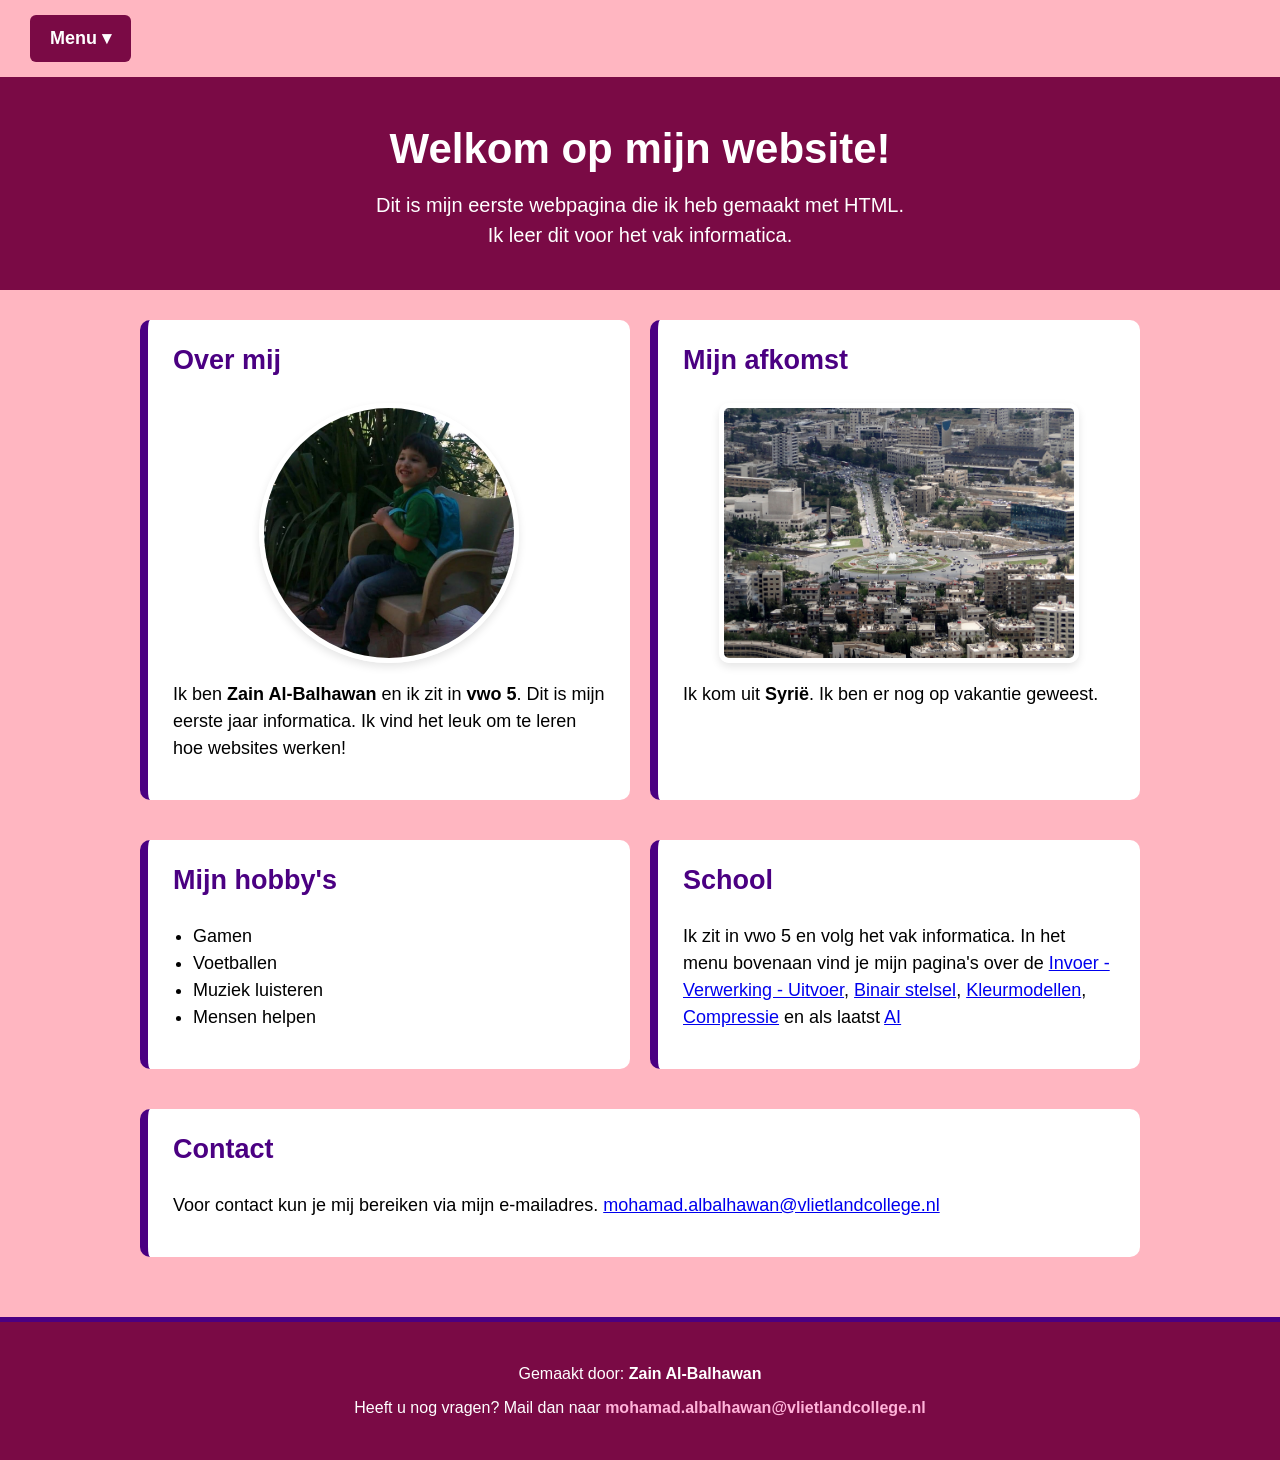
<file: index.html>
<!DOCTYPE html>
<html lang="nl">

<head>
    <meta charset="UTF-8">
    <meta name="viewport" content="width=device-width, initial-scale=1">
    <link rel="stylesheet" href="style.css">
    
    <title>Zainspow</title>

</head>

<body>

    <div class="menubalk">
        <details class="menu">
            <summary>Menu ▾</summary>
            <div class="dropdown">
                <a href="index.html">Home</a>
                <a href="invoer-verwerking-uitvoer.html">Invoer - Verwerking - Uitvoer</a>
                <a href="binairstelsel.html">Binair stelsel</a>
                <a href="kleurmodellen.html">Kleurmodellen</a>
                <a href="compressie.html">Compressie</a>
                <a href="ai.html">AI</a>
            </div>
        </details>
    </div>

    <div class="titelbalk">
        <h1 style="color: white;">Welkom op mijn website!</h1>
        <p>
            Dit is mijn eerste webpagina die ik heb gemaakt met HTML.
            <br>
            Ik leer dit voor het vak informatica.
        </p>
    </div>

    <div class="kaartjes">

        <div class="kaart">
            <h2>Over mij</h2>

          
                <img src="zain.jpeg" alt="Mijn Foto "   class="profielfoto" >   
            <p>
                Ik ben <strong>Zain Al-Balhawan</strong> en ik zit in
                <strong>vwo 5</strong>. Dit is mijn eerste jaar informatica.
                Ik vind het leuk om te leren hoe websites werken!
            </p>
        </div>

        <div class="kaart">
            <h2>Mijn afkomst</h2>
            <img src="Umayyad_Square,_Damascus.jpg" alt="Damascus" class="kaart-foto">
            
            <p>
                Ik kom uit <strong>Syrië</strong>. Ik ben er nog op vakantie
                geweest.
            </p>
        </div>

        <div class="kaart">
            <h2>Mijn hobby's</h2>
            <ul>
                <li>Gamen</li>
                <li>Voetballen</li>
                <li>Muziek luisteren</li>
                <li>Mensen helpen</li>
            </ul>
        </div>

        <div class="kaart">
            <h2>School</h2>
            <p>
                Ik zit in vwo 5 en volg het vak informatica. In het menu
                bovenaan vind je mijn pagina's over de
                <a href="invoer-verwerking-uitvoer.html">Invoer - Verwerking - Uitvoer</a>,
                 <a href="binairstelsel.html">Binair stelsel</a>,
                 <a href="kleurmodellen.html">Kleurmodellen</a>,
                <a href="compressie.html">Compressie</a> en als laatst
                <a href="ai.html">AI</a>
            </p>
        </div>

        <div class="kaart">
            <h2>Contact</h2>
            <p>
                Voor contact kun je mij bereiken via mijn e-mailadres.
                <a href="mailto:mohamadalbalhawan@vlietlandcollege.nl">mohamad.albalhawan@vlietlandcollege.nl</a>
            </p>
        </div>

    </div>

    <!-- ===== FOOTER ===== -->
<footer class="voet">
    <p>Gemaakt door: <strong>Zain Al-Balhawan</strong></p>
    <p>
        Heeft u nog vragen? Mail dan naar 
        <a href="mailto:mohamad.albalhawan@vlietlandcollege.nl">mohamad.albalhawan@vlietlandcollege.nl</a>
    </p>
</footer>

</body>

</html>
</file>
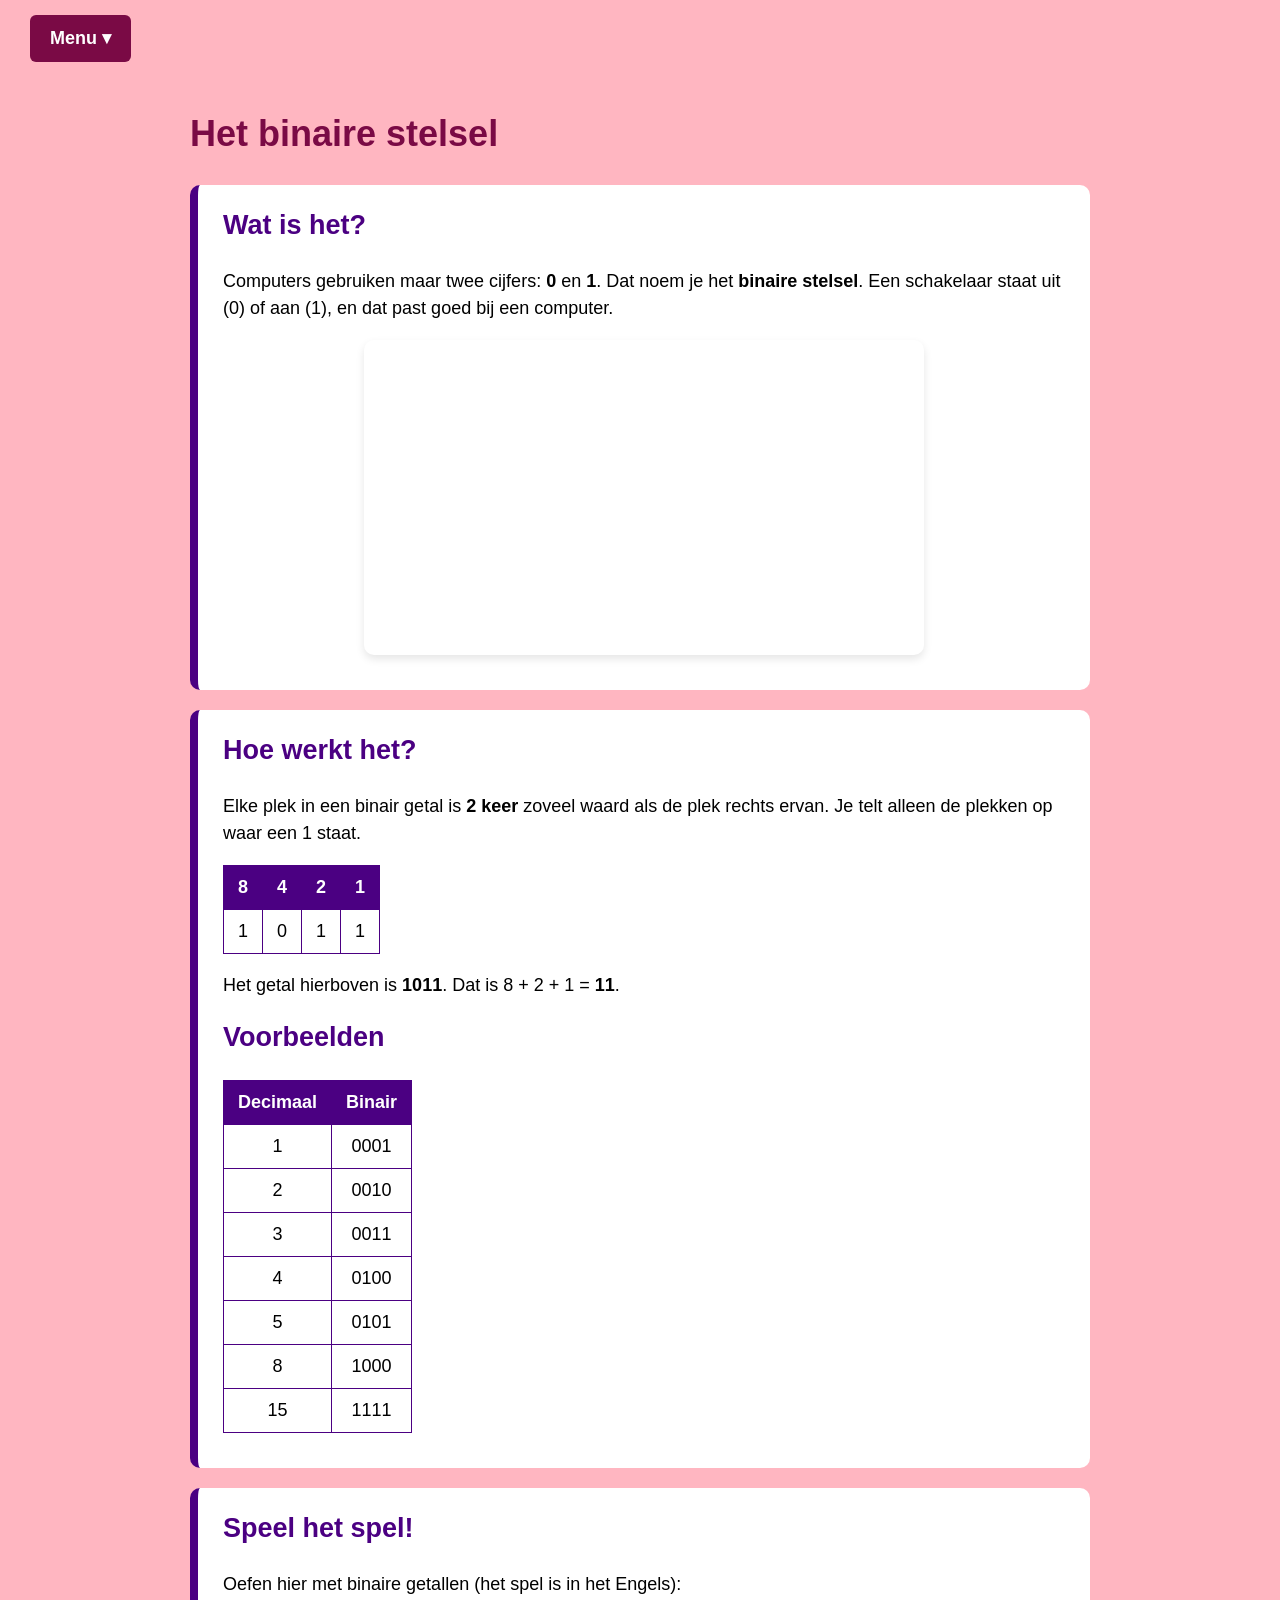
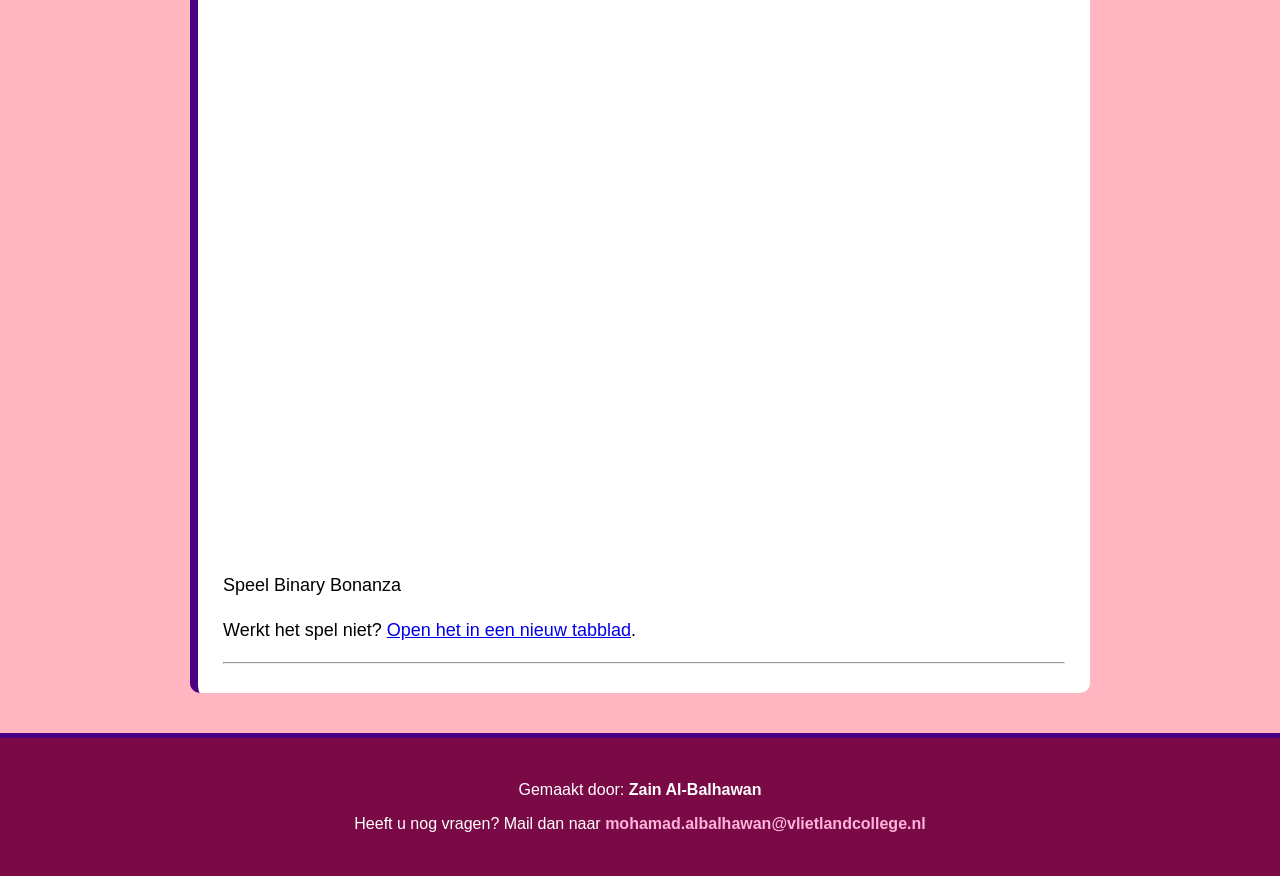
<file: binairstelsel.html>
<!DOCTYPE html>
<html lang="nl">

<head>
    <meta charset="UTF-8">
    <meta name="viewport" content="width=device-width, initial-scale=1">
    <link rel="stylesheet" href="style.css">
    
    <title>Binair stelsel - Zainspow</title>

</head>

<body>
<div class="menubalk">
    <details class="menu">
        <summary>Menu ▾</summary>
        <div class="dropdown">
        <a href="index.html">Home</a>
        <a href="invoer-verwerking-uitvoer.html">Invoer-Verwerking-Uitvoer</a>
        <a href="binairstelsel.html">Binair stelsel</a>
        <a href="kleurmodellen.html">Kleurmodellen</a>
        <a href="compressie.html">Compressie</a>
        <a href="ai.html">AI</a>
        </div>
    </details>
</div>
    <div class="container">
    <h1>Het binaire stelsel</h1>
<div class="kaart">
    <h2>Wat is het?</h2>
    <p>
        Computers gebruiken maar twee cijfers: <strong>0</strong> en <strong>1</strong>.
        Dat noem je het <strong>binaire stelsel</strong>.
        Een schakelaar staat uit (0) of aan (1), en dat past goed bij een computer.
    </p>

    <iframe class="kaart-video" 
        src="https://www.youtube.com/embed/OpaB2SaNIyA" 
        title="Wat zijn binaire getallen? Bits en bytes uitgelegd | Fundament" 
        frameborder="0" allow="accelerometer; autoplay; clipboard-write; encrypted-media; gyroscope; picture-in-picture; web-share" 
        referrerpolicy="strict-origin-when-cross-origin" allowfullscreen>
    </iframe>
</div>
 <div class="kaart">       
    <h2>Hoe werkt het?</h2>
    <p>
        Elke plek in een binair getal is <strong>2 keer</strong> zoveel waard
        als de plek rechts ervan. Je telt alleen de plekken op waar een 1 staat.
    </p>

    <table>
        <tr>
            <th>8</th>
            <th>4</th>
            <th>2</th>
            <th>1</th>
        </tr>
        <tr>
            <td>1</td>
            <td>0</td>
            <td>1</td>
            <td>1</td>
        </tr>
    </table>

    <p>
        Het getal hierboven is <strong>1011</strong>.
        Dat is 8 + 2 + 1 = <strong>11</strong>.
    </p>

    <h2>Voorbeelden</h2>
    <table>
        <tr>
            <th>Decimaal</th>
            <th>Binair</th>
        </tr>
        <tr><td>1</td><td>0001</td></tr>
        <tr><td>2</td><td>0010</td></tr>
        <tr><td>3</td><td>0011</td></tr>
        <tr><td>4</td><td>0100</td></tr>
        <tr><td>5</td><td>0101</td></tr>
        <tr><td>8</td><td>1000</td></tr>
        <tr><td>15</td><td>1111</td></tr>
    </table>
 </div>

        <div class="kaart">
    <h2>Speel het spel!</h2>
    <p>Oefen hier met binaire getallen (het spel is in het Engels):</p>

<iframe  class="spel" src="https://games.penjee.com/binary-bonanza/game.php" width="700" height="500" frameborder="no" scrolling="no" ></iframe>
        <p>
 
        Speel Binary Bonanza 
    
</p>
    

    <p>
        Werkt het spel niet?
        <a href="https://games.penjee.com/binary-bonanza/" target="_blank">Open het in een nieuw tabblad</a>.
    </p>
    
    <hr>
</div>
    </div>
        
<!-- ===== FOOTER ===== -->
<footer class="voet">
    <p>Gemaakt door: <strong>Zain Al-Balhawan</strong></p>
    <p>
        Heeft u nog vragen? Mail dan naar 
        <a href="mailto:mohamad.albalhawan@vlietlandcollege.nl">mohamad.albalhawan@vlietlandcollege.nl</a>
    </p>
</footer>
</body>

</html>
</file>
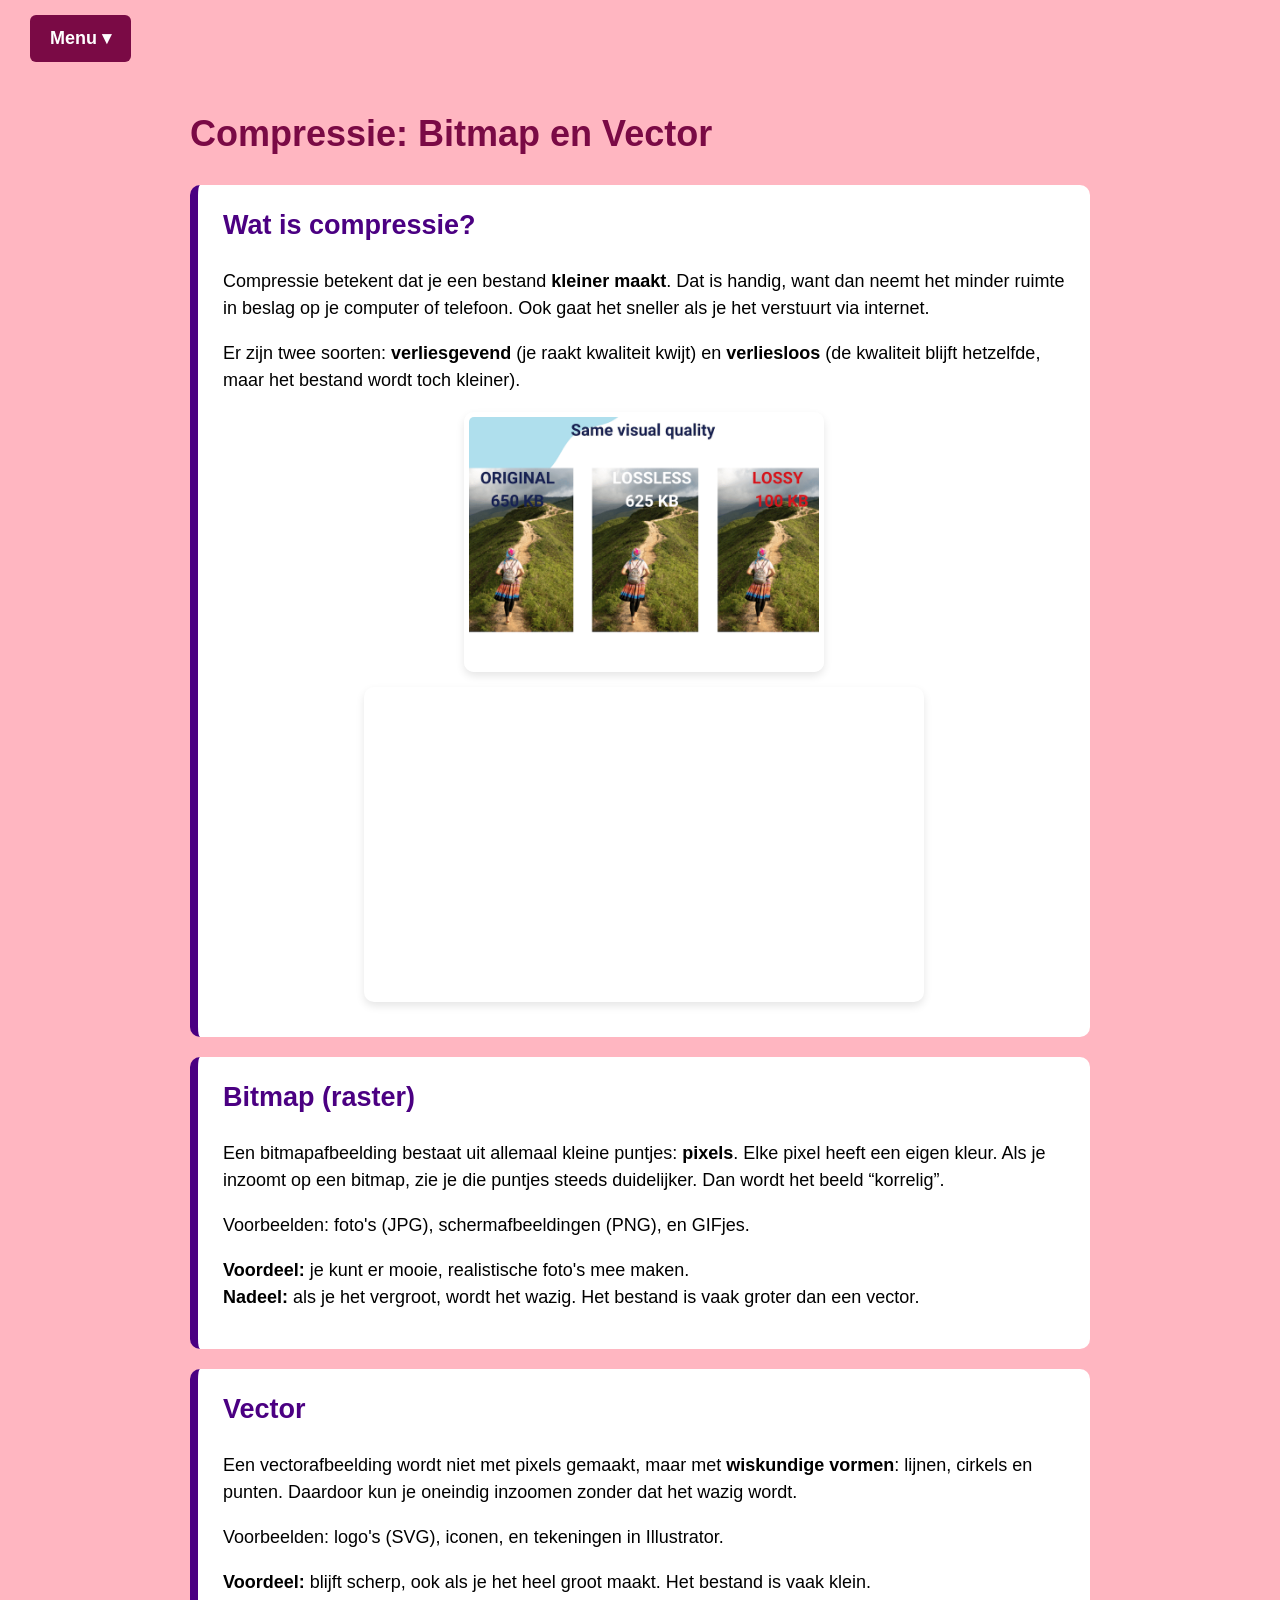
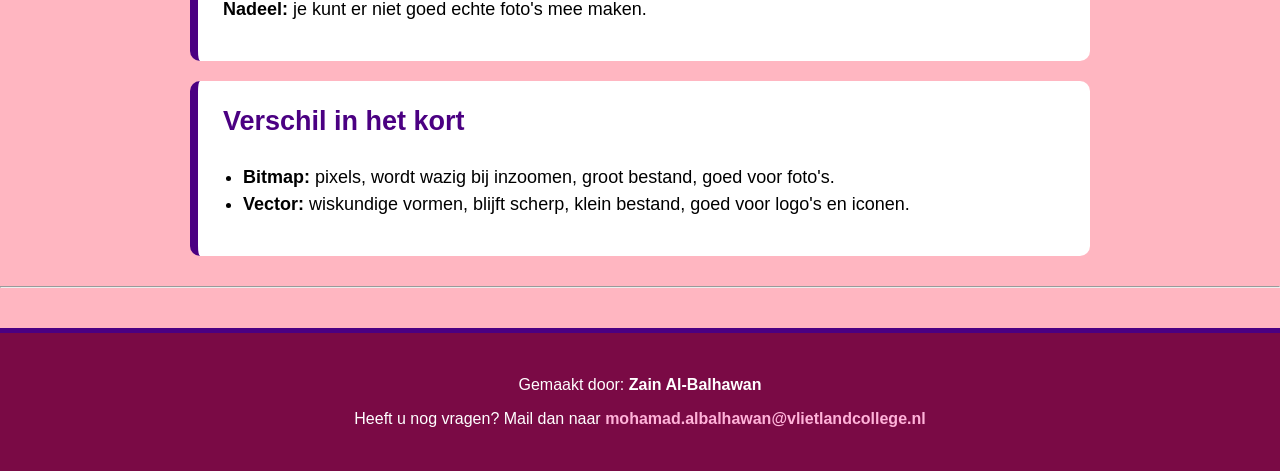
<file: compressie.html>
<!DOCTYPE html>
<html lang="nl">
<head>
    <meta charset="UTF-8">
    <meta name="viewport" content="width=device-width, initial-scale=1">
    <link rel="stylesheet" href="style.css">
    
    <title>Compressie - Zainspow</title>
    
</head>
<body>

    <div class="menubalk">
        <details class="menu">
            <summary>Menu ▾</summary>
            <div class="dropdown">
                <a href="index.html">Home</a>
                <a href="invoer-verwerking-uitvoer.html">Invoer - Verwerking - Uitvoer</a>
                <a href="binairstelsel.html">Binair stelsel</a>
                <a href="kleurmodellen.html">Kleurmodellen</a>
                <a href="compressie.html">Compressie</a>
                <a href="ai.html">AI</a>
            </div>
        </details>
    </div>

    <div class="container">
        <h1>Compressie: Bitmap en Vector</h1>

        <div class="kaart">
            <h2>Wat is compressie?</h2>
            <p>
                Compressie betekent dat je een bestand <strong>kleiner maakt</strong>.
                Dat is handig, want dan neemt het minder ruimte in beslag op je
                computer of telefoon. Ook gaat het sneller als je het verstuurt
                via internet.
            </p>
            <p>
                Er zijn twee soorten: <strong>verliesgevend</strong> (je raakt kwaliteit
                kwijt) en <strong>verliesloos</strong> (de kwaliteit blijft hetzelfde,
                maar het bestand wordt toch kleiner).
            </p>
                <img src="Original-vs-lossless-vs-lossy-Source-Imagify.png" 
                    alt="Voorbeeld van lossy en lossless compressie" class="kaart-foto">


            <iframe width="560" height="315" class="kaart-video"
                src="https://www.youtube.com/embed/QL3O4lnWg3U" 
                title="Lossy vs Lossless Compression: Key Differences, Pros, and Use Cases Explained" frameborder="0" 
                allow="accelerometer; autoplay; clipboard-write; 
                encrypted-media; gyroscope; picture-in-picture; 
                web-share" referrerpolicy="strict-origin-when-cross-origin" allowfullscreen>
                
            </iframe>
            
        </div>

        <div class="kaart">
            <h2>Bitmap (raster)</h2>
            <p>
                Een bitmapafbeelding bestaat uit allemaal kleine puntjes: <strong>pixels</strong>.
                Elke pixel heeft een eigen kleur. Als je inzoomt op een bitmap, zie je
                die puntjes steeds duidelijker. Dan wordt het beeld “korrelig”.
            </p>
            <p>
                Voorbeelden: foto's (JPG), schermafbeeldingen (PNG), en GIFjes.
            </p>
            <p>
                <strong>Voordeel:</strong> je kunt er mooie, realistische foto's mee maken.
                <br>
                <strong>Nadeel:</strong> als je het vergroot, wordt het wazig. Het bestand
                is vaak groter dan een vector.
            </p>
        </div>

        <div class="kaart">
            <h2>Vector</h2>
            <p>
                Een vectorafbeelding wordt niet met pixels gemaakt, maar met
                <strong>wiskundige vormen</strong>: lijnen, cirkels en punten.
                Daardoor kun je oneindig inzoomen zonder dat het wazig wordt.
            </p>
            <p>
                Voorbeelden: logo's (SVG), iconen, en tekeningen in Illustrator.
            </p>
            <p>
                <strong>Voordeel:</strong> blijft scherp, ook als je het heel groot maakt.
                Het bestand is vaak klein.
                <br>
                <strong>Nadeel:</strong> je kunt er niet goed echte foto's mee maken.
            </p>
        </div>

        <div class="kaart">
            <h2>Verschil in het kort</h2>
            <ul>
                <li><strong>Bitmap:</strong> pixels, wordt wazig bij inzoomen, groot bestand, goed voor foto's.</li>
                <li><strong>Vector:</strong> wiskundige vormen, blijft scherp, klein bestand, goed voor logo's en iconen.</li>
            </ul>
        </div>
    </div>

    <hr>
    <!-- ===== FOOTER ===== -->
<footer class="voet">
    <p>Gemaakt door: <strong>Zain Al-Balhawan</strong></p>
    <p>
        Heeft u nog vragen? Mail dan naar 
        <a href="mailto:mohamad.albalhawan@vlietlandcollege.nl">mohamad.albalhawan@vlietlandcollege.nl</a>
    </p>
</footer>

</body>
</html>
</file>
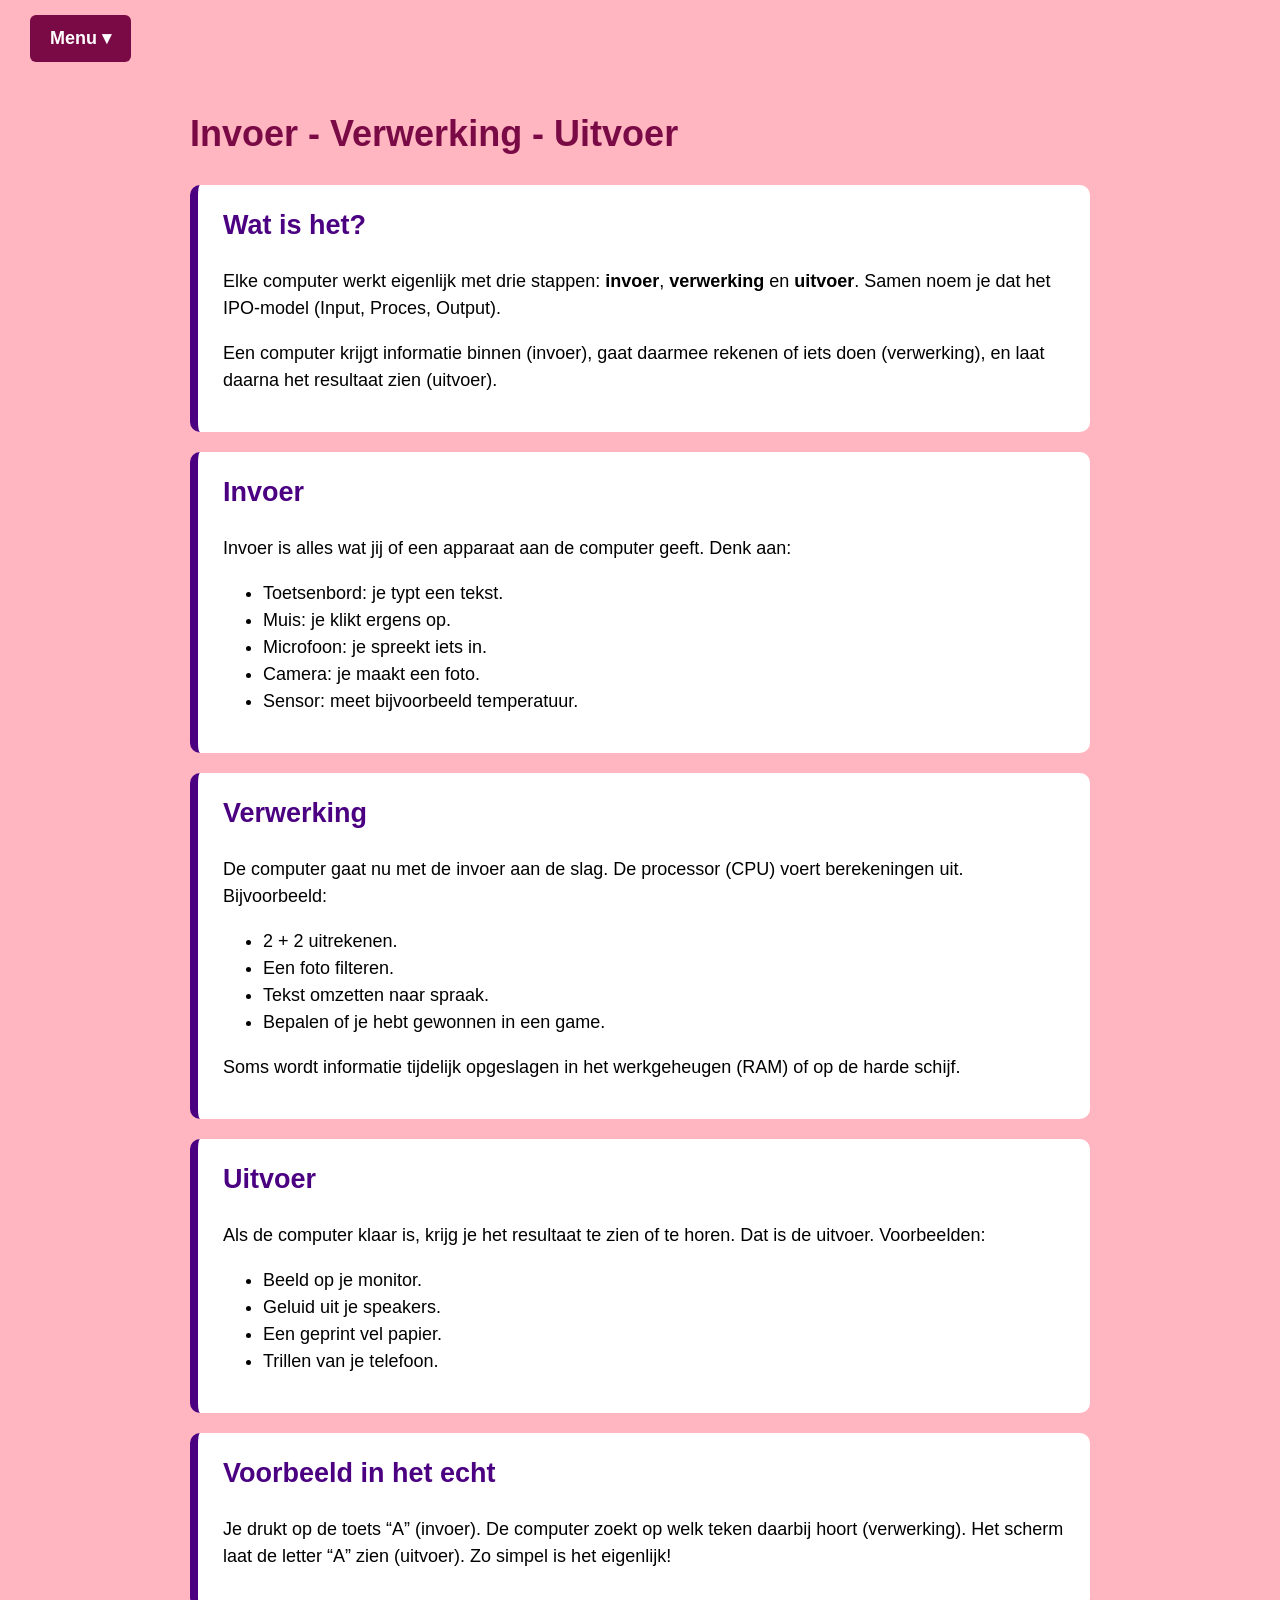
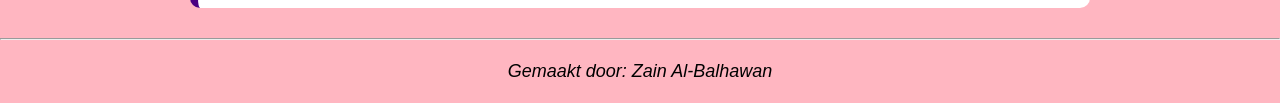
<file: Invoer - verwerking - uitvoer.html>
<!DOCTYPE html>
<html lang="nl">
<head>
    <meta charset="UTF-8">
    <meta name="viewport" content="width=device-width, initial-scale=1">
    <title>Invoer - Verwerking - Uitvoer - Zainspow</title>
    <style>
        /* Zelfde stijl als je andere pagina's */
        body {
            background-color: lightpink;
            color: black;
            font-family: Arial;
            font-size: 18px;
            line-height: 1.5;
            margin: 0;
        }
        h1 { color: #7a0a45; }
        h2 { color: #4b0082; }

        /* Menu */
        .menubalk { padding: 15px 30px; }
        .menu { position: relative; display: inline-block; }
        .menu summary {
            background-color: #7a0a45;
            color: white;
            padding: 10px 20px;
            font-size: 18px;
            font-weight: bold;
            cursor: pointer;
            border-radius: 6px;
            list-style: none;
        }
        .menu summary::-webkit-details-marker { display: none; }
        .dropdown {
            position: absolute;
            z-index: 10;
            background-color: white;
            min-width: 180px;
            box-shadow: 0 4px 12px rgba(0,0,0,0.3);
            border-radius: 6px;
            margin-top: 4px;
        }
        .dropdown a {
            display: block;
            padding: 10px 16px;
            color: black;
            text-decoration: none;
        }
        .dropdown a:hover {
            background-color: #4b0082;
            color: white;
        }

        /* Inhoud */
        .container {
            max-width: 900px;
            margin: 30px auto;
            padding: 0 20px;
        }
        .kaart {
            background-color: white;
            border-left: 8px solid #4b0082;
            border-radius: 10px;
            padding: 20px 25px;
            margin-bottom: 20px;
        }
        .kaart h2 { margin-top: 0; }
    </style>
</head>
<body>

    <!-- Menu -->
    <div class="menubalk">
        <details class="menu">
            <summary>Menu ▾</summary>
            <div class="dropdown">
                <a href="index.html">Home</a>
                <a href="invoer-verwerking-uitvoer.html">Invoer - Verwerking - Uitvoer</a>
                <a href="binairstelsel.html">Binair stelsel</a>
                <a href="kleurmodellen.html">Kleurmodellen</a>
                <a href="compressie.html">Compressie</a>
                <a href="ai.html">AI</a>
            </div>
        </details>
    </div>

    <div class="container">
        <h1>Invoer - Verwerking - Uitvoer</h1>

        <div class="kaart">
            <h2>Wat is het?</h2>
            <p>
                Elke computer werkt eigenlijk met drie stappen: <strong>invoer</strong>,
                <strong>verwerking</strong> en <strong>uitvoer</strong>. Samen noem je dat
                het IPO-model (Input, Proces, Output).
            </p>
            <p>
                Een computer krijgt informatie binnen (invoer), gaat daarmee rekenen
                of iets doen (verwerking), en laat daarna het resultaat zien (uitvoer).
            </p>
        </div>

        <div class="kaart">
            <h2>Invoer</h2>
            <p>
                Invoer is alles wat jij of een apparaat aan de computer geeft.
                Denk aan:
            </p>
            <ul>
                <li>Toetsenbord: je typt een tekst.</li>
                <li>Muis: je klikt ergens op.</li>
                <li>Microfoon: je spreekt iets in.</li>
                <li>Camera: je maakt een foto.</li>
                <li>Sensor: meet bijvoorbeeld temperatuur.</li>
            </ul>
        </div>

        <div class="kaart">
            <h2>Verwerking</h2>
            <p>
                De computer gaat nu met de invoer aan de slag. De processor (CPU)
                voert berekeningen uit. Bijvoorbeeld:
            </p>
            <ul>
                <li>2 + 2 uitrekenen.</li>
                <li>Een foto filteren.</li>
                <li>Tekst omzetten naar spraak.</li>
                <li>Bepalen of je hebt gewonnen in een game.</li>
            </ul>
            <p>
                Soms wordt informatie tijdelijk opgeslagen in het werkgeheugen (RAM)
                of op de harde schijf.
            </p>
        </div>

        <div class="kaart">
            <h2>Uitvoer</h2>
            <p>
                Als de computer klaar is, krijg je het resultaat te zien of te horen.
                Dat is de uitvoer. Voorbeelden:
            </p>
            <ul>
                <li>Beeld op je monitor.</li>
                <li>Geluid uit je speakers.</li>
                <li>Een geprint vel papier.</li>
                <li>Trillen van je telefoon.</li>
            </ul>
        </div>

        <div class="kaart">
            <h2>Voorbeeld in het echt</h2>
            <p>
                Je drukt op de toets “A” (invoer). De computer zoekt op welk teken
                daarbij hoort (verwerking). Het scherm laat de letter “A” zien (uitvoer).
                Zo simpel is het eigenlijk!
            </p>
        </div>
    </div>

    <hr>
    <p style="text-align:center;"><em>Gemaakt door: Zain Al-Balhawan</em></p>

</body>
</html>
</file>
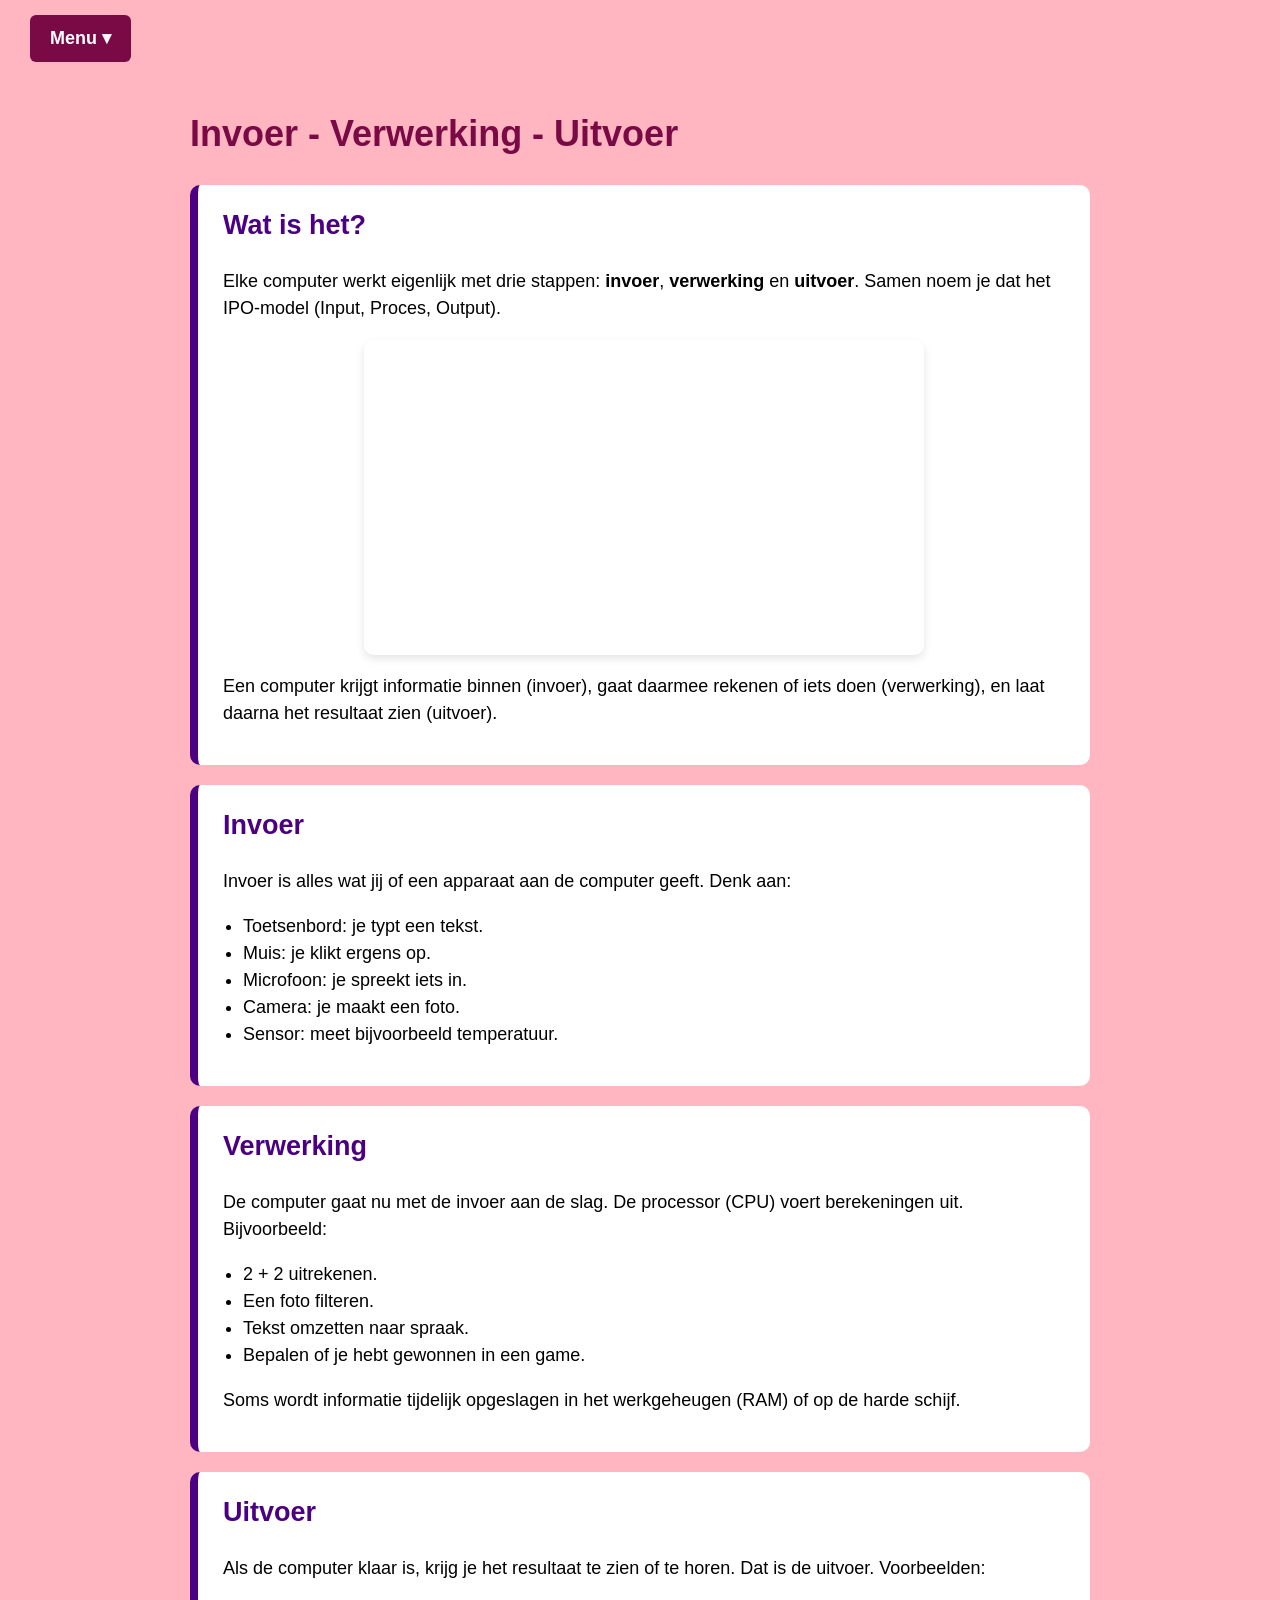
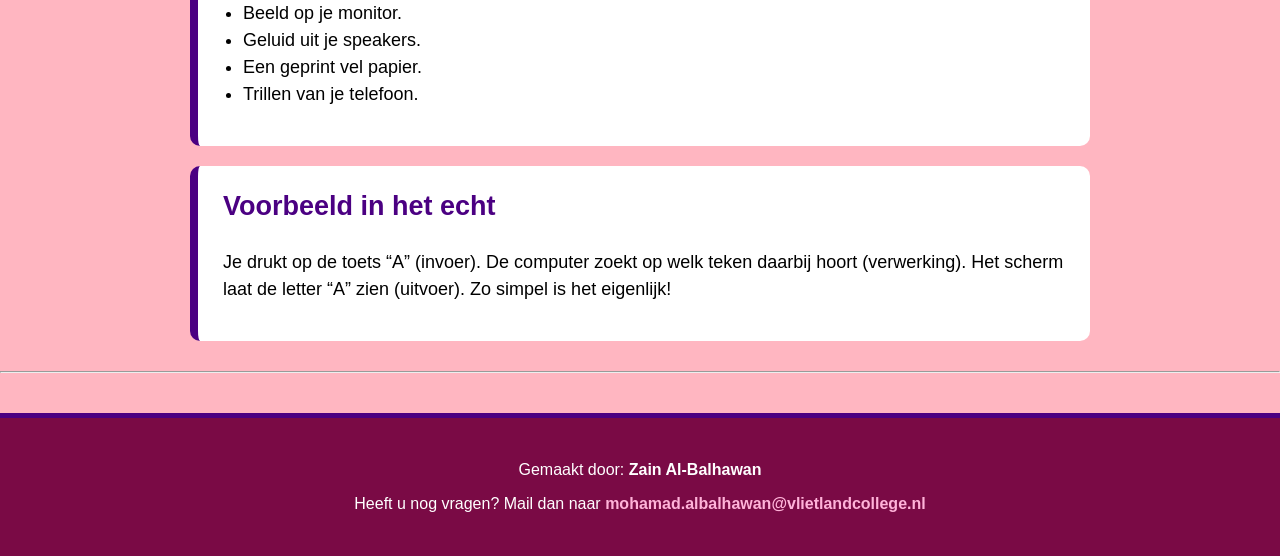
<file: invoer-verwerking-uitvoer.html>
<!DOCTYPE html>
<html lang="nl">
<head>
    <meta charset="UTF-8">
    <meta name="viewport" content="width=device-width, initial-scale=1">
    <link rel="stylesheet" href="style.css">
    
    <title>Invoer - Verwerking - Uitvoer - Zainspow</title>
    
</head>
<body>

    <!-- Menu -->
    <div class="menubalk">
        <details class="menu">
            <summary>Menu ▾</summary>
            <div class="dropdown">
                <a href="index.html">Home</a>
                <a href="invoer-verwerking-uitvoer.html">Invoer - Verwerking - Uitvoer</a>
                <a href="binairstelsel.html">Binair stelsel</a>
                <a href="kleurmodellen.html">Kleurmodellen</a>
                <a href="compressie.html">Compressie</a>
                <a href="ai.html">AI</a>
            </div>
        </details>
    </div>

    <div class="container">
        <h1>Invoer - Verwerking - Uitvoer</h1>

        <div class="kaart">
            <h2>Wat is het?</h2>
            <p>
                Elke computer werkt eigenlijk met drie stappen: <strong>invoer</strong>,
                <strong>verwerking</strong> en <strong>uitvoer</strong>. Samen noem je dat
                het IPO-model (Input, Proces, Output).
            </p>

            <iframe class="kaart-video"
                src="https://www.youtube.com/embed/O_rLBLBLzsY" 
                title="The Data Processing Process – Input, Processing &amp; Output | Computer Configuration Video 2" 
                frameborder="0" allow="accelerometer; autoplay; clipboard-write; encrypted-media; gyroscope; picture-in-picture; web-share" 
                referrerpolicy="strict-origin-when-cross-origin" allowfullscreen>
            
            </iframe>
            <p>
                Een computer krijgt informatie binnen (invoer), gaat daarmee rekenen
                of iets doen (verwerking), en laat daarna het resultaat zien (uitvoer).
            </p>
        </div>

        <div class="kaart">
            <h2>Invoer</h2>
            <p>
                Invoer is alles wat jij of een apparaat aan de computer geeft.
                Denk aan:
            </p>
            <ul>
                <li>Toetsenbord: je typt een tekst.</li>
                <li>Muis: je klikt ergens op.</li>
                <li>Microfoon: je spreekt iets in.</li>
                <li>Camera: je maakt een foto.</li>
                <li>Sensor: meet bijvoorbeeld temperatuur.</li>
            </ul>
        </div>

        <div class="kaart">
            <h2>Verwerking</h2>
            <p>
                De computer gaat nu met de invoer aan de slag. De processor (CPU)
                voert berekeningen uit. Bijvoorbeeld:
            </p>
            <ul>
                <li>2 + 2 uitrekenen.</li>
                <li>Een foto filteren.</li>
                <li>Tekst omzetten naar spraak.</li>
                <li>Bepalen of je hebt gewonnen in een game.</li>
            </ul>
            <p>
                Soms wordt informatie tijdelijk opgeslagen in het werkgeheugen (RAM)
                of op de harde schijf.
            </p>
        </div>

        <div class="kaart">
            <h2>Uitvoer</h2>
            <p>
                Als de computer klaar is, krijg je het resultaat te zien of te horen.
                Dat is de uitvoer. Voorbeelden:
            </p>
            <ul>
                <li>Beeld op je monitor.</li>
                <li>Geluid uit je speakers.</li>
                <li>Een geprint vel papier.</li>
                <li>Trillen van je telefoon.</li>
            </ul>
        </div>

        <div class="kaart">
            <h2>Voorbeeld in het echt</h2>
            <p>
                Je drukt op de toets “A” (invoer). De computer zoekt op welk teken
                daarbij hoort (verwerking). Het scherm laat de letter “A” zien (uitvoer).
                Zo simpel is het eigenlijk!
            </p>
        </div>
    </div>

    <hr>
    <!-- ===== FOOTER ===== -->
<footer class="voet">
    <p>Gemaakt door: <strong>Zain Al-Balhawan</strong></p>
    <p>
        Heeft u nog vragen? Mail dan naar 
        <a href="mailto:mohamad.albalhawan@vlietlandcollege.nl">mohamad.albalhawan@vlietlandcollege.nl</a>
    </p>
</footer>

</body>
</html>
</file>
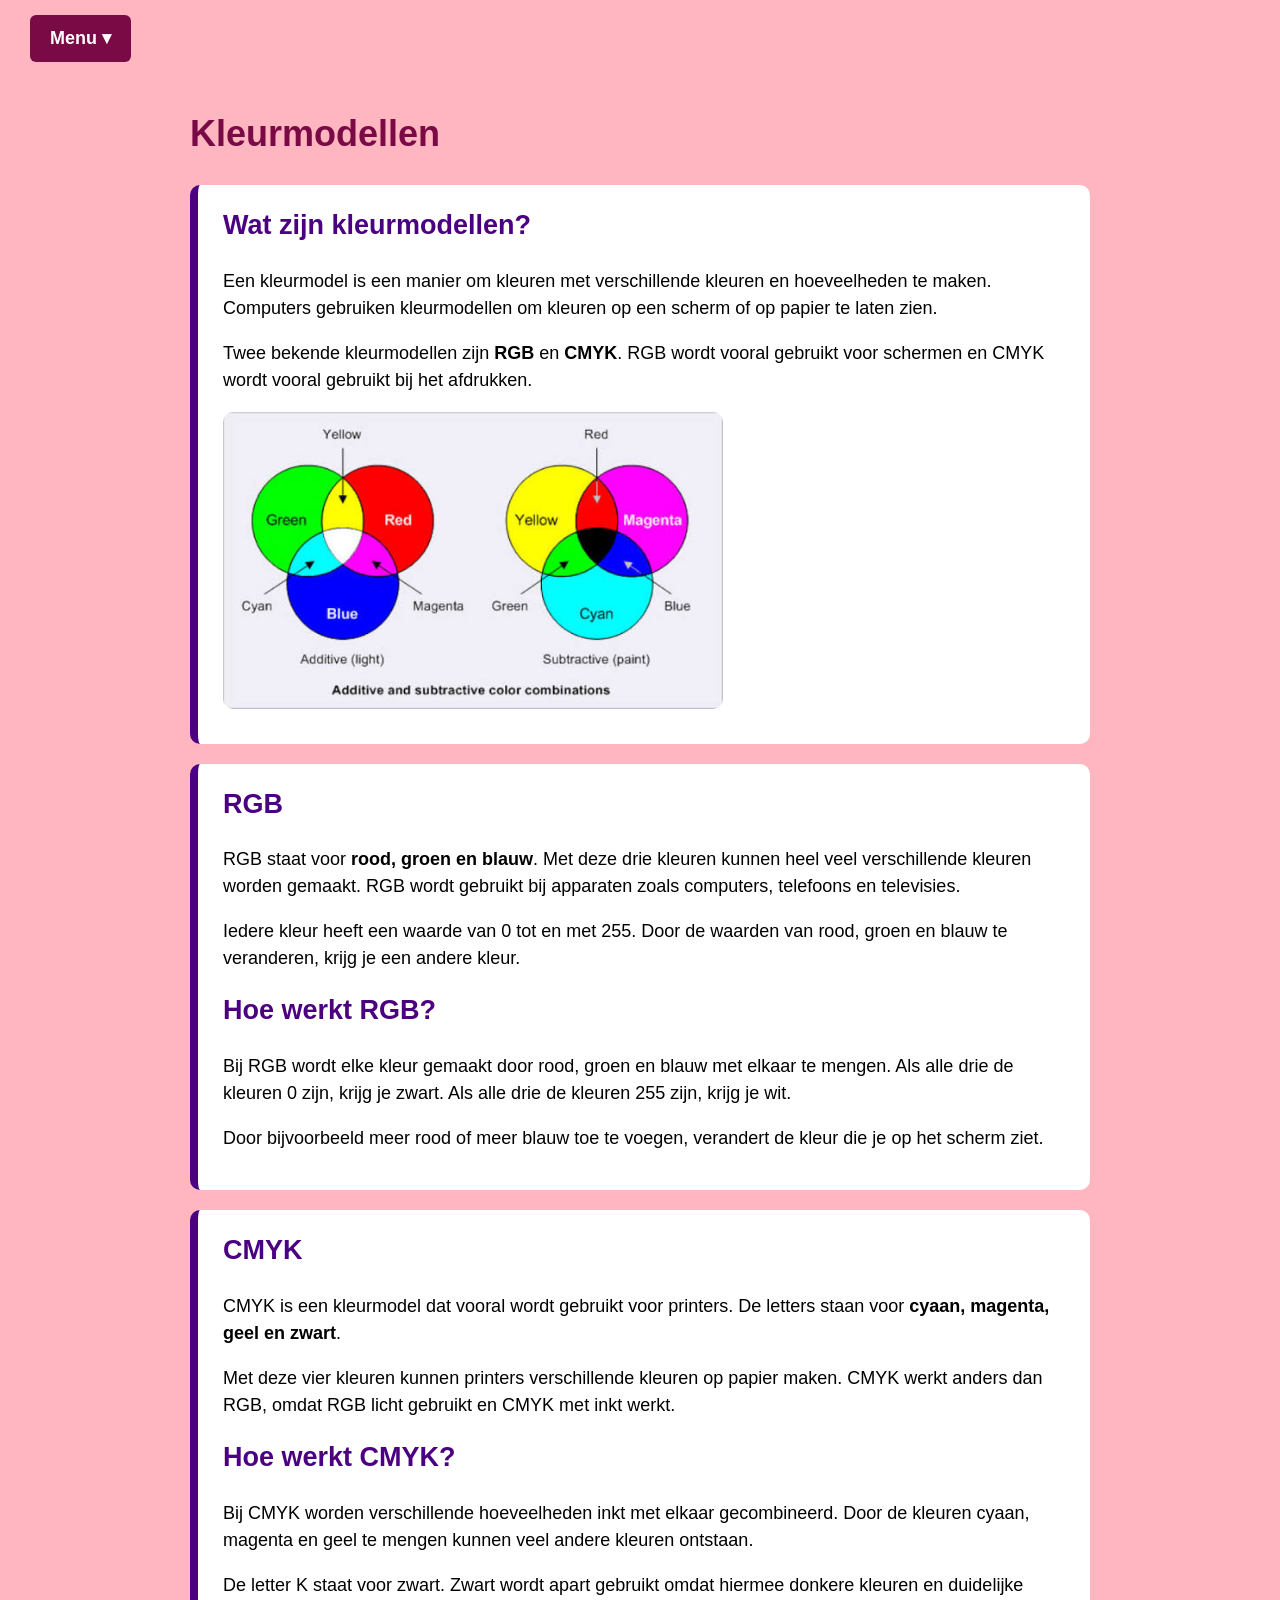
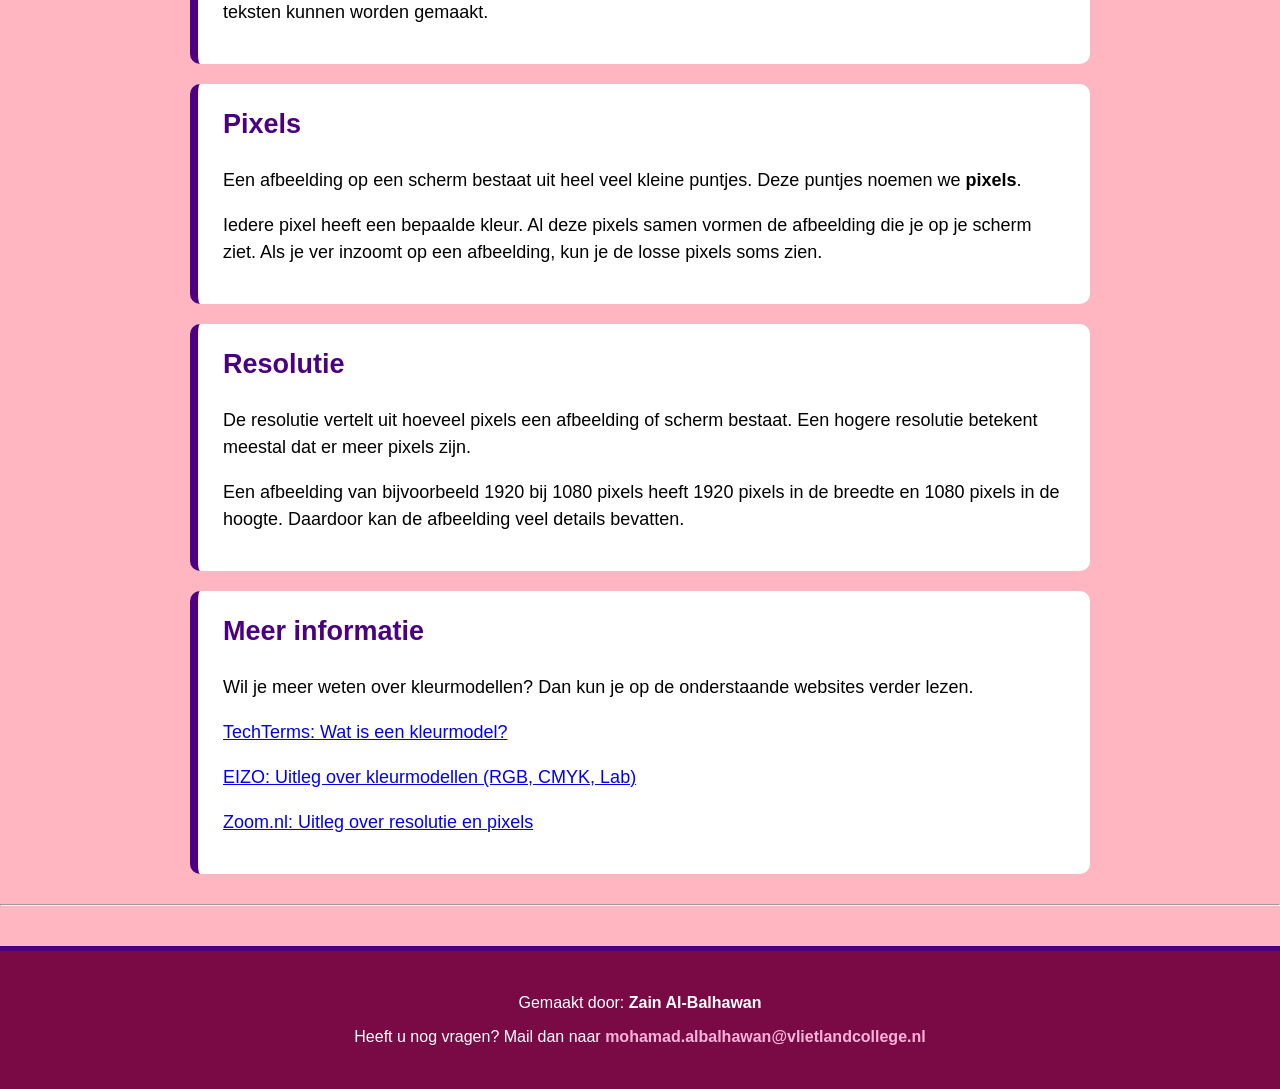
<file: kleurmodellen.html>
<!DOCTYPE html>
<html lang="nl">

<head>
    <meta charset="UTF-8">
    <meta name="viewport" content="width=device-width, initial-scale=1">
    <link rel="stylesheet" href="style.css">
    <!-- Titel van de pagina -->
    <title>Kleurmodellen - Zainspow</title>

    
</head>

<body>

    <!-- Dit is het menu -->
    <div class="menubalk">
    <details class="menu">
        <summary>Menu ▾</summary>

        <div class="dropdown">
            <a href="index.html">Home</a>
            <a href="invoer-verwerking-uitvoer.html">Invoer - Verwerking - Uitvoer</a>
            <a href="binairstelsel.html">Binair stelsel</a>
            <a href="kleurmodellen.html">Kleurmodellen</a>
            <a href="compressie.html">Compressie</a>
            <a href="ai.html">AI</a>
        </div>
    </details>
    </div>

    <!-- Titel van de pagina -->

    <div class="container">
    <h1>Kleurmodellen</h1>

    <!-- Uitleg over kleurmodellen -->
      <div class="kaart">  
    <h2>Wat zijn kleurmodellen?</h2>

    <p>
        Een kleurmodel is een manier om kleuren met verschillende kleuren en
        hoeveelheden te maken. Computers gebruiken kleurmodellen om kleuren
        op een scherm of op papier te laten zien.
    </p>

    <p>
        Twee bekende kleurmodellen zijn <strong>RGB</strong> en <strong>CMYK</strong>.
        RGB wordt vooral gebruikt voor schermen en CMYK wordt vooral gebruikt
        bij het afdrukken.
    </p>

   <!-- Foto toevoegen -->
<img src="images.jpg" width="500">
      </div>

    <!-- Uitleg over RGB -->
      <div class="kaart">   
    <h2>RGB</h2>

    <p>
        RGB staat voor <strong>rood, groen en blauw</strong>.
        Met deze drie kleuren kunnen heel veel verschillende kleuren worden gemaakt.
        RGB wordt gebruikt bij apparaten zoals computers, telefoons en televisies.
    </p>

    <p>
        Iedere kleur heeft een waarde van 0 tot en met 255.
        Door de waarden van rood, groen en blauw te veranderen,
        krijg je een andere kleur.
    </p>


    <!-- Uitleg over hoe RGB werkt -->
    <h2>Hoe werkt RGB?</h2>

    <p>
        Bij RGB wordt elke kleur gemaakt door rood, groen en blauw met elkaar
        te mengen. Als alle drie de kleuren 0 zijn, krijg je zwart.
        Als alle drie de kleuren 255 zijn, krijg je wit.
    </p>

    <p>
        Door bijvoorbeeld meer rood of meer blauw toe te voegen,
        verandert de kleur die je op het scherm ziet.
    </p>
      </div>

    <!-- Uitleg over CMYK -->
        <div class="kaart"> 
    <h2>CMYK</h2>

    <p>
        CMYK is een kleurmodel dat vooral wordt gebruikt voor printers.
        De letters staan voor <strong>cyaan, magenta, geel en zwart</strong>.
    </p>

    <p>
        Met deze vier kleuren kunnen printers verschillende kleuren op papier
        maken. CMYK werkt anders dan RGB, omdat RGB licht gebruikt en CMYK
        met inkt werkt.
    </p>


    <!-- Uitleg over hoe CMYK werkt -->
    <h2>Hoe werkt CMYK?</h2>

    <p>
        Bij CMYK worden verschillende hoeveelheden inkt met elkaar gecombineerd.
        Door de kleuren cyaan, magenta en geel te mengen kunnen veel andere
        kleuren ontstaan.
    </p>

    <p>
        De letter K staat voor zwart. Zwart wordt apart gebruikt omdat hiermee
        donkere kleuren en duidelijke teksten kunnen worden gemaakt.
    </p>

        </div>
        
    <!-- Uitleg over pixels -->
        <div class="kaart"> 
    <h2>Pixels</h2>

    <p>
        Een afbeelding op een scherm bestaat uit heel veel kleine puntjes.
        Deze puntjes noemen we <strong>pixels</strong>.
    </p>

    <p>
        Iedere pixel heeft een bepaalde kleur. Al deze pixels samen vormen
        de afbeelding die je op je scherm ziet. Als je ver inzoomt op een
        afbeelding, kun je de losse pixels soms zien.
    </p>

    <!-- Hier kun je later een afbeelding van pixels toevoegen -->
    <!-- <img src="Pixels2.0.jpg" width="500"> -->

        </div>

        <div class="kaart"> 
    <!-- Uitleg over resolutie -->
    <h2>Resolutie</h2>

    <p>
        De resolutie vertelt uit hoeveel pixels een afbeelding of scherm bestaat.
        Een hogere resolutie betekent meestal dat er meer pixels zijn.
    </p>

    <p>
        Een afbeelding van bijvoorbeeld 1920 bij 1080 pixels heeft
        1920 pixels in de breedte en 1080 pixels in de hoogte.
        Daardoor kan de afbeelding veel details bevatten.
    </p>

    <!-- Hier kun je later een afbeelding over resolutie toevoegen -->
    <!-- <img src="Resolutie.png" width="500"> -->

        </div>

    <div class="kaart"> 
    <!-- Extra informatie -->
    <h2>Meer informatie</h2>

    <p>
        Wil je meer weten over kleurmodellen? Dan kun je op de onderstaande
        websites verder lezen.
    </p>

    <p>
        <a href="https://techterms.com/nl/definition/color_model" target="_blank">
            TechTerms: Wat is een kleurmodel?
        </a>
        
    </p>

    <p>
          <a href="https://www.eizo.nl/kleurenbeheer-kalibratie/kleurenbeheer-voor-fotografen/aflevering-02-de-kleurmodellen" target="_blank">
            EIZO: Uitleg over kleurmodellen (RGB, CMYK, Lab)
        </a>
    </p>

    <p>
        <a href="https://zoomacademy.nl/blog/de-grote-resolutie-verwarring-zoom-nl" target="_blank">
            Zoom.nl: Uitleg over resolutie en pixels
        </a>
    </p>
    </div>
    </div>
    <hr>

    <!-- ===== FOOTER ===== -->
<footer class="voet">
    <p>Gemaakt door: <strong>Zain Al-Balhawan</strong></p>
    <p>
        Heeft u nog vragen? Mail dan naar 
        <a href="mailto:mohamad.albalhawan@vlietlandcollege.nl">mohamad.albalhawan@vlietlandcollege.nl</a>
    </p>
</footer>

</body>

</html>
</file>
<file: style.css>
/* Algemene opmaak van de pagina */
body {
    margin: 0;
    background-color: lightpink;
    color: black;
    font-family: Arial;
    font-size: 18px;
    line-height: 1.5;
}

 h1 {color: #7a0a45}
h2 { color: #4b0082 }

/* ---- Menu ---- */
.menubalk { padding: 15px 30px; }
.menu { position: relative; display: inline-block; }
.menu summary {
    background-color: #7a0a45;
    color: white;
    padding: 10px 20px;
    font-size: 18px;
    font-weight: bold;
    cursor: pointer;
    border-radius: 6px;
    list-style: none;
}
.menu summary::-webkit-details-marker { display: none; }
.dropdown {
    position: absolute;
    z-index: 10;
    background-color: white;
    min-width: 180px;
    box-shadow: 0 4px 12px rgba(0,0,0,0.3);
    border-radius: 6px;
    margin-top: 4px;
}
.dropdown a {
    display: block;
    padding: 10px 16px;
    color: black;
    text-decoration: none;
    white-space: nowrap;
    min-width: 240px;
}
.dropdown a:hover {
    background-color: #4b0082;
    color: white;
}


/* Speciale class voor de profielfoto */

.profielfoto {
    width: 250px;           /* Maak de foto 250 pixels breed */
    height: 250px;          /* En 250 pixels hoog (een perfect vierkant) */
    object-fit: cover;      /* Zorgt dat de foto niet vervormt */
    border-radius: 50%;     /* Maakt de foto rond */
    border: 5px solid white; /* Een dikke witte rand (zoals een fotolijstje) */
    box-shadow: 0 4px 8px rgba(0, 0, 0, 0.1); /* Een zachte schaduw */
    margin: 10px auto 15px auto; /* Zet de foto in het midden */
    display: block;
}

/* Foto's binnen de kaarten (zoals bij afkomst) */
.kaart-foto {
    width: 100%;            /* Vul de breedte van de kaart */
    max-width: 350px;       /* Maar wordt niet breder dan 250 pixels */
    height: 250px;          /* Zelfde hoogte als de profielfoto! */
    object-fit: cover;      /* Zorgt dat de foto mooi bijgesneden wordt */
    border-radius: 10px;    /* Mooie ronde hoeken */
    border: 5px solid white; /* Zelfde witte rand als de profielfoto */
    box-shadow: 0 4px 8px rgba(0, 0, 0, 0.1); /* Zelfde zachte schaduw */
    margin: 10px auto 15px auto; /* Zet de foto in het midden */
    display: block;
}

.kaart-video {
    width: 100%;
    max-width: 560px;
    height: 315px;
    border-radius: 10px;
    border: 5px solid white;
    box-shadow: 0 4px 8px rgba(0, 0, 0, 0.1);
    margin: 15px auto;
    display: block;
    border: none; 
}


/* ---- Inhoud ---- */
.container {
    max-width: 900px;
    margin: 30px auto;
    padding: 0 20px;
}

/* ---- Afbeeldingen en video's ---- */

/* Afbeeldingen netjes weer geven */
img {
    max-width: 100%;          /* Zorgt dat de afbeelding niet buiten het scherm valt */
    height: auto;             /* Houdt de verhoudingen goed */
    border-radius: 10px;      /* Ronde hoeken */
    margin: 15px 0;           /* Ruimte boven en onder de afbeelding */
    display: block;           /* Zorgt dat de afbeelding op een eigen regel staat */
}

/* Video's netjes weer geven */
iframe {
    width: 100%;              /* Video past zich aan de breedte van de kaart aan */
    max-width: 560px;         /* Maar wordt niet breder dan 560 pixels */
    height: 315px;            /* Hoogte van de video */
    border-radius: 10px;      /* Ronde hoeken */
    margin: 15px 0;           /* Ruimte boven en onder de video */
    border: none;             /* Geen lelijke rand */
}

.spel {
    max-width: 700px;   /* Groter voor het spel */
    height: 500px;
}

.kaart {
    background-color: white;
    border-left: 8px solid #4b0082;
    border-radius: 10px;
    padding: 20px 25px;
    margin-bottom: 20px;
    overflow: hidden;         /* Zorgt dat de afbeelding niet buiten de kaart valt */
}
.kaart h2 { margin-top: 0; }
.kaart ul { padding-left: 20px; }

/* ---- Titelbalk (voor home) ---- */
.titelbalk {
    background-color: #7a0a45;
    color: white;
    text-align: center;
    padding: 40px 20px;
}
.titelbalk h1 { margin: 0; font-size: 42px; }
.titelbalk p { margin: 10px auto 0 auto; max-width: 600px; font-size: 20px; }

/* ---- Kaartjes (voor home) ---- */
.kaartjes {
    display: flex;
    flex-wrap: wrap;
    gap: 20px;
    max-width: 1000px;
    margin: 30px auto;
    padding: 0 20px;
}
.kaartjes .kaart { flex: 1 1 400px; }
.vlag { font-size: 50px; }

/* ---- Tabellen (voor binair stelsel) ---- */
table {
    border-collapse: collapse;   /* Zorgt dat de randen aan elkaar plakken */
    background-color: white;     /* Witte achtergrond van de tabel */
    margin: 15px 0;              /* Ruimte boven en onder de tabel */
}

th, td {
    border: 1px solid #4b0082;   /* Paarse rand om elke cel */
    padding: 8px 14px;           /* Ruimte binnen de cellen */
    text-align: center;          /* Tekst in het midden */
}

th {
    background-color: #4b0082;   /* Paarse achtergrond voor de kopregel */
    color: white;                /* Witte tekst in de kopregel */
    font-weight: bold;
}

/* ---- Voet ---- */
/* ---- Voet (Footer) ---- */
.voet {
    background-color: #7a0a45;      /* Donkerroze, past bij je titelbalk */
    color: white;                   /* Witte tekst */
    text-align: center;             /* Alles in het midden */
    padding: 30px 20px;             /* Ruimte binnen de footer */
    margin-top: 40px;               /* Ruimte boven de footer */
    border-top: 5px solid #4b0082;  /* Een paarse streep als accent */
}

.voet p {
    margin: 10px 0;                 /* Ruimte tussen de regels */
    font-size: 16px;                /* Iets kleiner lettertype */
}

.voet a {
    color: #ffb3d9;                 /* Lichtroze link, valt goed op */
    text-decoration: none;          /* Geen onderstreping standaard */
    font-weight: bold;              /* Vetgedrukt */
}

.voet a:hover {
    text-decoration: underline;     /* Onderstreping als je eroverheen gaat */
    color: white;                   /* Wit als je eroverheen gaat */
}
</file>
